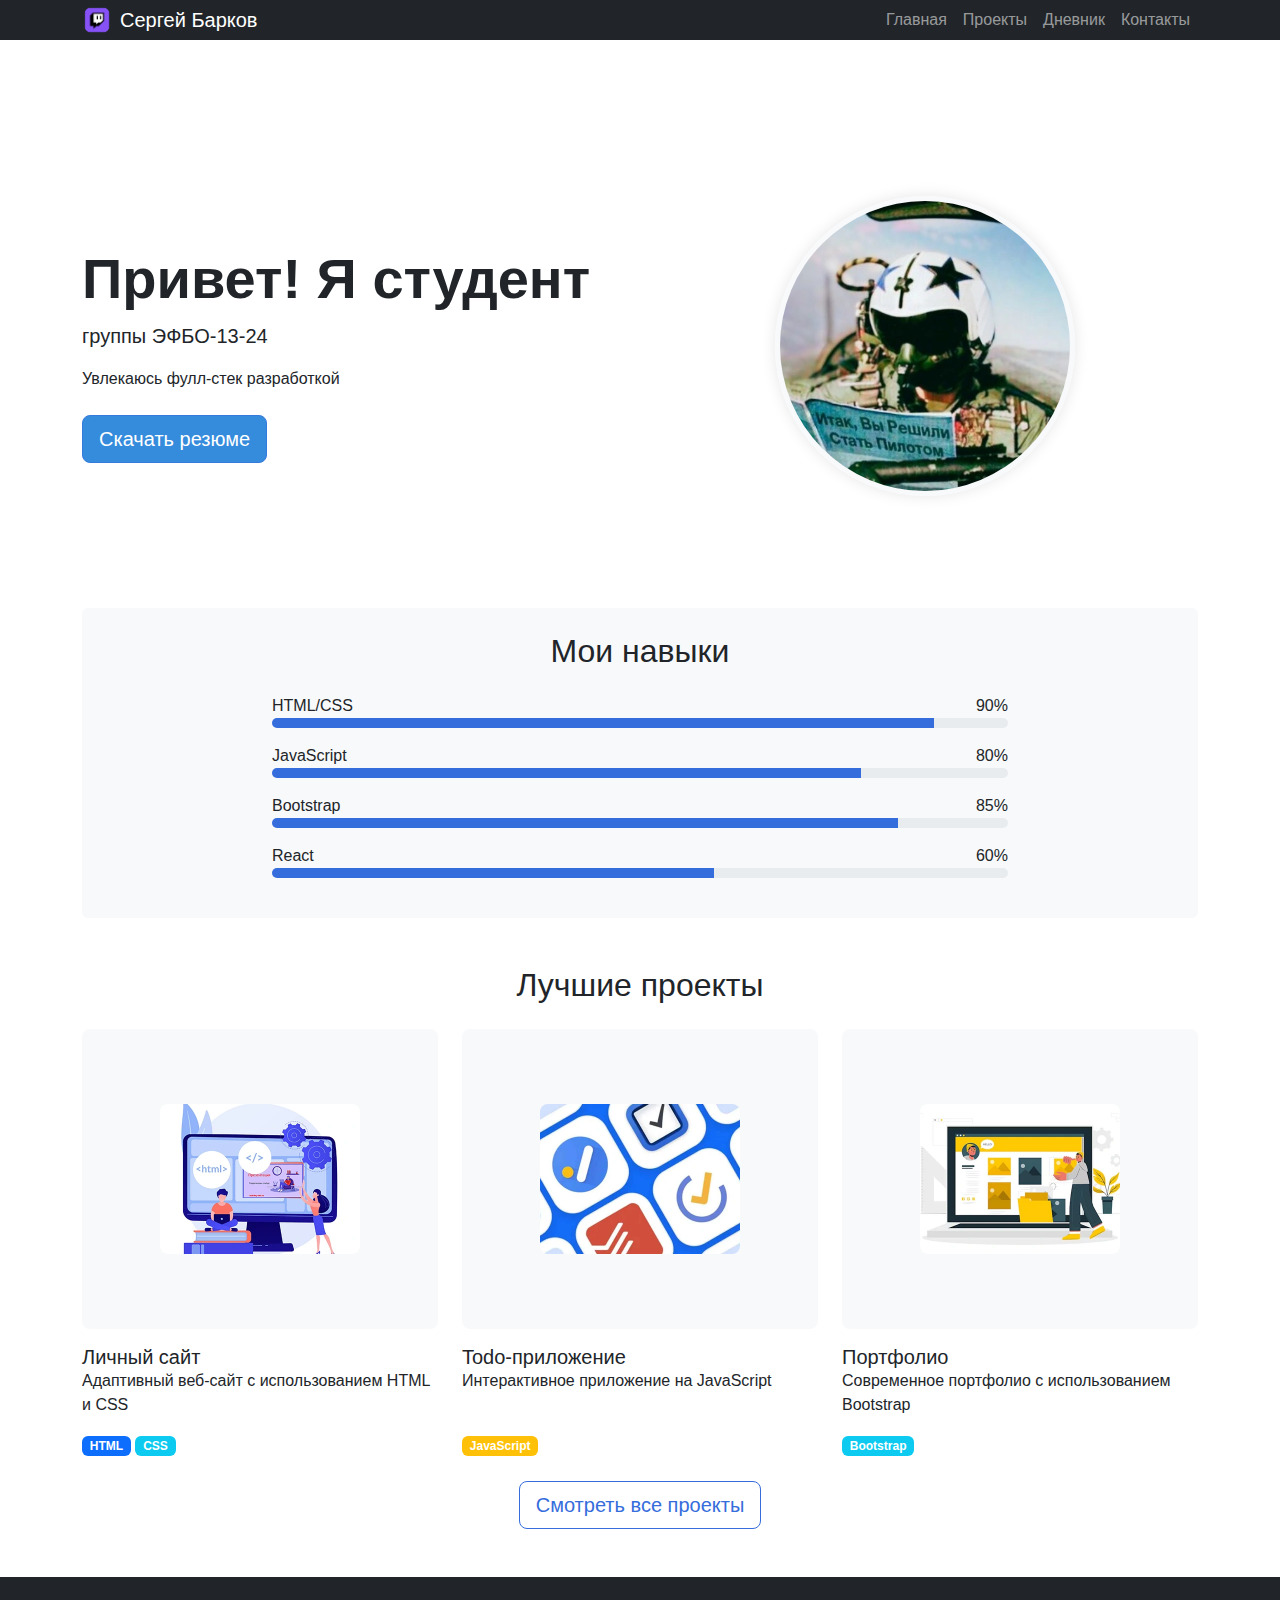
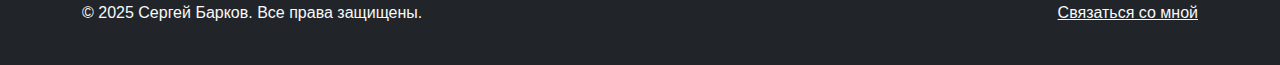
<file: index.html>
<!DOCTYPE html>
    <html lang="ru">
    <head>
        <meta charset="UTF-8">
        <meta name="viewport" content="width=device-width, initial-scale=1, viewport-fit=cover">
        <title>Портфолио студента-разработчика</title>
        <meta name="description" content="Портфолио студента Баркова Сергея - фулл-стек разработчика. Проекты, навыки и учебный дневник.">
        <meta name="keywords" content="портфолио, студент, веб-разработка, HTML, CSS, JavaScript">
        <meta name="author" content="Сергей Барков">
        <link href="https://cdn.jsdelivr.net/npm/bootstrap@5.3.0/dist/css/bootstrap.min.css" rel="stylesheet">
        <link rel="stylesheet" href="styles.css">
    </head>
    <body>
        <a class="skip-link" href="#main">Перейти к основному содержимому</a>
        
        <nav class="navbar navbar-expand-lg navbar-dark bg-dark fixed-top nav">
            <div class="container">
                <a class="navbar-brand d-flex align-items-center" href="index.html">
                    <img src="images/icon/icon.ico" alt="Логотип" width="30" height="30" class="me-2">
                    Сергей Барков
                </a>
                <button class="navbar-toggler" type="button" data-bs-toggle="collapse" data-bs-target="#navbarNav">
                    <span class="navbar-toggler-icon"></span>
                </button>
                <div class="collapse navbar-collapse" id="navbarNav">
                    <ul class="navbar-nav ms-auto">
                        <li class="nav-item">
                            <a class="nav-link" href="index.html">Главная</a>
                        </li>
                        <li class="nav-item">
                            <a class="nav-link" href="projects.html">Проекты</a>
                        </li>
                        <li class="nav-item">
                            <a class="nav-link" href="diary.html">Дневник</a>
                        </li>
                        <li class="nav-item">
                            <a class="nav-link" href="contacts.html">Контакты</a>
                        </li>
                    </ul>
                </div>
            </div>
        </nav>

        <main id="main" class="container mt-5 pt-4">
            <!-- контейнер для главной секции -->
            <section class="row align-items-center py-5 hero-section">
                <div class="col-md-6">
                    <h1 class="display-4 fw-bold section-title">Привет! Я студент</h1>
                    <p class="lead hero_greeting">группы ЭФБО-13-24</p>
                    <p class="mb-4">Увлекаюсь фулл-стек разработкой</p>
                    <button class="btn btn-primary btn-lg button" onclick="downloadResume()">Скачать резюме</button>
                </div>
                <div class="col-md-6 text-center">
                    <figure class="hero_image">
                        <picture>
                            <source type="image/webp" srcset="
                                images/student-photo-150.webp 150w,
                                images/student-photo-300.webp 300w,
                                images/student-photo-450.webp 450w
                            " sizes="(max-width: 768px) 300px, 400px">
                            <img class="student-photo rounded-circle hero_photo"
                                src="images/student-photo-300.webp"
                                srcset="
                                    images/student-photo-150.webp 150w,
                                    images/student-photo-300.webp 300w,
                                    images/student-photo-450.webp 450w
                                "
                                sizes="(max-width: 768px) 300px, 400px"
                                width="300" height="300"
                                alt="Фото студента Сергея Баркова"
                                fetchpriority="high">
                        </picture>
                    </figure>
                </div>
            </section>

            <section class="my-5 py-4 bg-light rounded">
                <h2 class="text-center mb-4 section-title">Мои навыки</h2>
                <div class="row justify-content-center">
                    <div class="col-md-8">
                        <div class="skill-item mb-3">
                            <div class="d-flex justify-content-between">
                                <span>HTML/CSS</span>
                                <span>90%</span>
                            </div>
                            <div class="progress">
                                <div class="progress-bar" role="progressbar" style="width: 90%" aria-valuenow="90" aria-valuemin="0" aria-valuemax="100"></div>
                            </div>
                        </div>
                        <div class="skill-item mb-3">
                            <div class="d-flex justify-content-between">
                                <span>JavaScript</span>
                                <span>80%</span>
                            </div>
                            <div class="progress">
                                <div class="progress-bar" role="progressbar" style="width: 80%" aria-valuenow="80" aria-valuemin="0" aria-valuemax="100"></div>
                            </div>
                        </div>
                        <div class="skill-item mb-3">
                            <div class="d-flex justify-content-between">
                                <span>Bootstrap</span>
                                <span>85%</span>
                            </div>
                            <div class="progress">
                                <div class="progress-bar" role="progressbar" style="width: 85%" aria-valuenow="85" aria-valuemin="0" aria-valuemax="100"></div>
                            </div>
                        </div>
                        <div class="skill-item mb-3">
                            <div class="d-flex justify-content-between">
                                <span>React</span>
                                <span>60%</span>
                            </div>
                            <div class="progress">
                                <div class="progress-bar" role="progressbar" style="width: 60%" aria-valuenow="60" aria-valuemin="0" aria-valuemax="100"></div>
                            </div>
                        </div>
                    </div>
                </div>
            </section>

            <!-- контейнер для проектов -->
            <section id="projects" class="my-5 projects-area">
                <h2 class="text-center mb-4 section-title">Лучшие проекты</h2>
                <div class="projects-preview_grid">
                    <div class="project-card" data-project="project1">
                        <div class="card-body d-flex flex-column">
                            <div class="project-icon mb-3">
                                <picture>
                                    <source type="image/webp" srcset="
                                        images/project1-150.webp 150w,
                                        images/project1-300.webp 300w
                                    " sizes="(max-width: 768px) 150px, 200px">
                                    <img class="project-image" 
                                        src="images/project1-300.webp"
                                        srcset="
                                            images/project1-150.webp 150w,
                                            images/project1-300.webp 300w
                                        "
                                        sizes="(max-width: 768px) 150px, 200px"
                                        width="200" height="150"
                                        alt="Личный сайт - проект студента"
                                        loading="lazy">
                                </picture>
                            </div>
                            <h5 class="card-title project-card_title">Личный сайт</h5>
                            <p class="card-text flex-grow-1 project-card_description">Адаптивный веб-сайт с использованием HTML и CSS</p>
                            <div class="mt-auto">
                                <span class="badge bg-primary">HTML</span>
                                <span class="badge bg-info">CSS</span>
                            </div>
                        </div>
                    </div>
                    
                    <div class="project-card" data-project="project2">
                        <div class="card-body d-flex flex-column">
                            <div class="project-icon mb-3">
                                <picture>
                                    <source type="image/webp" srcset="
                                        images/project2-150.webp 150w,
                                        images/project2-300.webp 300w
                                    " sizes="(max-width: 768px) 150px, 200px">
                                    <img class="project-image" 
                                        src="images/project2-300.webp"
                                        srcset="
                                            images/project2-150.webp 150w,
                                            images/project2-300.webp 300w
                                        "
                                        sizes="(max-width: 768px) 150px, 200px"
                                        width="200" height="150"
                                        alt="Todo-приложение - проект студента"
                                        loading="lazy">
                                </picture>
                            </div>
                            <h5 class="card-title project-card_title">Todo-приложение</h5>
                            <p class="card-text flex-grow-1 project-card_description">Интерактивное приложение на JavaScript</p>
                            <div class="mt-auto">
                                <span class="badge bg-warning">JavaScript</span>
                            </div>
                        </div>
                    </div>
                    
                    <div class="project-card" data-project="project3">
                        <div class="card-body d-flex flex-column">
                            <div class="project-icon mb-3">
                                <picture>
                                    <source type="image/webp" srcset="
                                        images/project3-150.webp 150w,
                                        images/project3-300.webp 300w
                                    " sizes="(max-width: 768px) 150px, 200px">
                                    <img class="project-image" 
                                        src="images/project3-300.webp"
                                        srcset="
                                            images/project3-150.webp 150w,
                                            images/project3-300.webp 300w
                                        "
                                        sizes="(max-width: 768px) 150px, 200px"
                                        width="200" height="150"
                                        alt="Портфолио на Bootstrap - проект студента"
                                        loading="lazy">
                                </picture>
                            </div>
                            <h5 class="card-title project-card_title">Портфолио</h5>
                            <p class="card-text flex-grow-1 project-card_description">Современное портфолио с использованием Bootstrap</p>
                            <div class="mt-auto">
                                <span class="badge bg-info">Bootstrap</span>
                            </div>
                        </div>
                    </div>
                </div>
                <div class="text-center mt-4">
                    <a href="projects.html" class="btn btn-outline-primary btn-lg button">Смотреть все проекты</a>
                </div>
            </section>
        </main>

        <footer class="bg-dark text-light py-4 mt-5 footer">
            <div class="container">
                <div class="row">
                    <div class="col-md-6">
                        <p>&copy; 2025 Сергей Барков. Все права защищены.</p>
                    </div>
                    <div class="col-md-6 text-end">
                        <a href="contacts.html" class="text-light">Связаться со мной</a>
                    </div>
                </div>
            </div>
        </footer>

        <script src="https://cdn.jsdelivr.net/npm/bootstrap@5.3.0/dist/js/bootstrap.bundle.min.js"></script>
        <script src="scripts.js"></script>
    </body>
    </html>
</file>
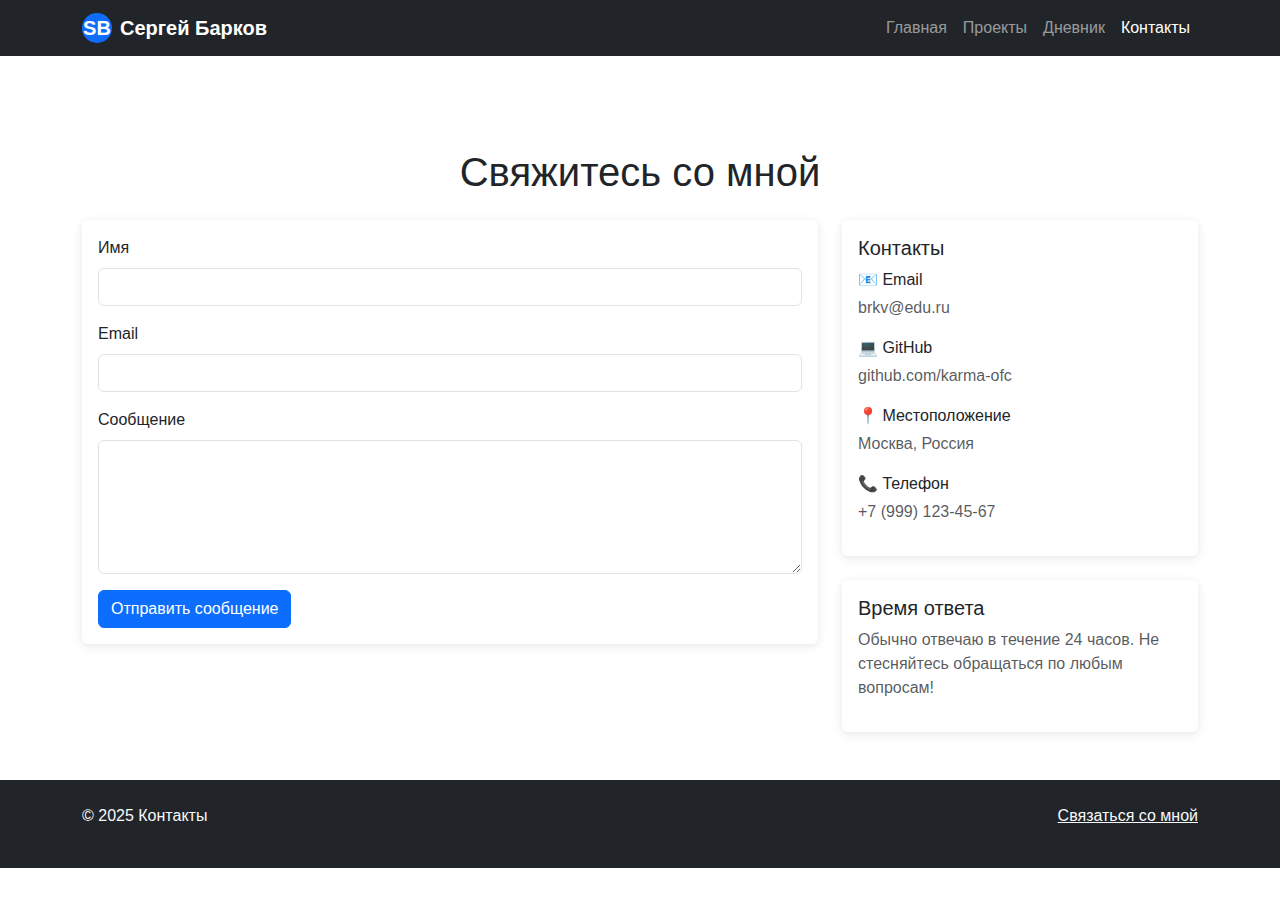
<file: contacts.html>
<!DOCTYPE html>
<html lang="ru">
<head>
    <meta charset="UTF-8">
    <meta name="viewport" content="width=device-width, initial-scale=1.0">
    <title>Контакты - Портфолио студента</title>
    <link href="https://cdn.jsdelivr.net/npm/bootstrap@5.3.0/dist/css/bootstrap.min.css" rel="stylesheet">
    <link rel="stylesheet" href="../styles/styles.css">
</head>
<body>
    <nav class="navbar navbar-expand-lg navbar-dark bg-dark fixed-top">
        <div class="container">
            <a class="navbar-brand d-flex align-items-center" href="../index.html">
                <div class="bg-primary rounded-circle d-flex align-items-center justify-content-center me-2" style="width: 30px; height: 30px;">
                    <span class="text-white fw-bold">SB</span>
                </div>
                Сергей Барков
            </a>
            <button class="navbar-toggler" type="button" data-bs-toggle="collapse" data-bs-target="#navbarNav">
                <span class="navbar-toggler-icon"></span>
            </button>
            <div class="collapse navbar-collapse" id="navbarNav">
                <ul class="navbar-nav ms-auto">
                    <li class="nav-item">
                        <a class="nav-link" href="../index.html">Главная</a>
                    </li>
                    <li class="nav-item">
                        <a class="nav-link" href="projects.html">Проекты</a>
                    </li>
                    <li class="nav-item">
                        <a class="nav-link" href="diary.html">Дневник</a>
                    </li>
                    <li class="nav-item">
                        <a class="nav-link active" href="contacts.html">Контакты</a>
                    </li>
                </ul>
            </div>
        </div>
    </nav>

    <main class="container mt-5 pt-4">
        <h1 class="text-center mb-4">Свяжитесь со мной</h1>
        
        <div class="row">
            <div class="col-lg-8">
                <div class="card">
                    <div class="card-body">
                        <form id="contactForm">
                            <div class="mb-3">
                                <label for="name" class="form-label">Имя</label>
                                <input type="text" class="form-control" id="name" required>
                                <div class="invalid-feedback" id="nameError"></div>
                            </div>
                            <div class="mb-3">
                                <label for="email" class="form-label">Email</label>
                                <input type="email" class="form-control" id="email" required>
                                <div class="invalid-feedback" id="emailError"></div>
                            </div>
                            <div class="mb-3">
                                <label for="message" class="form-label">Сообщение</label>
                                <textarea class="form-control" id="message" rows="5" required></textarea>
                                <div class="invalid-feedback" id="messageError"></div>
                            </div>
                            <button type="submit" class="btn btn-primary">Отправить сообщение</button>
                        </form>
                    </div>
                </div>
            </div>
            
            <div class="col-lg-4">
                <div class="card">
                    <div class="card-body">
                        <h5 class="card-title">Контакты</h5>
                        <div class="mb-3">
                            <p class="mb-1">📧 Email</p>
                            <p class="text-muted">brkv@edu.ru</p>
                        </div>
                        <div class="mb-3">
                            <p class="mb-1">💻 GitHub</p>
                            <p class="text-muted">github.com/karma-ofc</p>
                        </div>
                        <div class="mb-3">
                            <p class="mb-1">📍 Местоположение</p>
                            <p class="text-muted">Москва, Россия</p>
                        </div>
                        <div class="mb-3">
                            <p class="mb-1">📞 Телефон</p>
                            <p class="text-muted">+7 (999) 123-45-67</p>
                        </div>
                    </div>
                </div>
                
                <div class="card mt-4">
                    <div class="card-body">
                        <h5 class="card-title">Время ответа</h5>
                        <p class="text-muted">Обычно отвечаю в течение 24 часов. Не стесняйтесь обращаться по любым вопросам!</p>
                    </div>
                </div>
            </div>
        </div>
    </main>

    <footer class="bg-dark text-light py-4 mt-5">
        <div class="container">
            <div class="row">
                <div class="col-md-6">
                    <p>&copy; 2025 Контакты</p>
                </div>
                <div class="col-md-6 text-end">
                    <a href="contacts.html" class="text-light">Связаться со мной</a>
                </div>
            </div>
        </div>
    </footer>

    <script src="https://cdn.jsdelivr.net/npm/bootstrap@5.3.0/dist/js/bootstrap.bundle.min.js"></script>
    <script src="../scripts/scripts.js"></script>
</body>
</html>
</file>
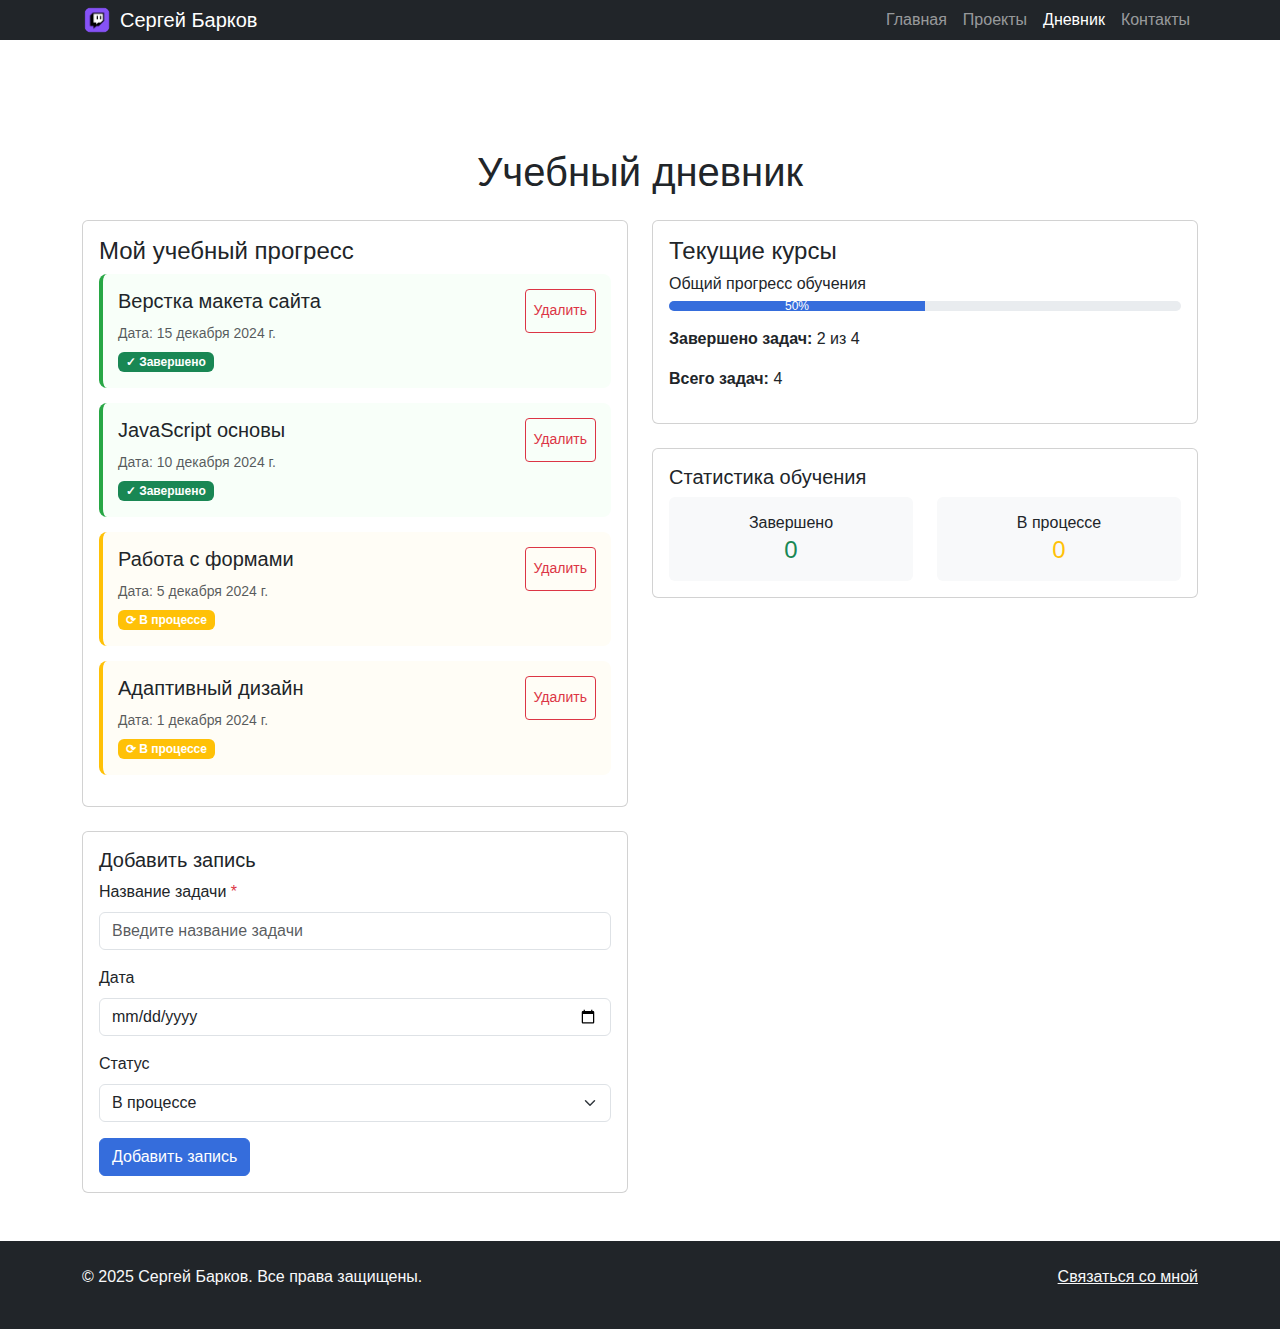
<file: diary.html>
<!DOCTYPE html>
<html lang="ru">
<head>
    <meta charset="UTF-8">
    <meta name="viewport" content="width=device-width, initial-scale=1, viewport-fit=cover">
    <title>Учебный дневник - Портфолио студента</title>
    <meta name="description" content="Учебный дневник студента Сергея Баркова: отслеживание прогресса, выполненные задачи и статистика обучения.">
    <meta name="keywords" content="учебный дневник, прогресс обучения, задачи, статистика, образование">
    <meta name="author" content="Сергей Барков">
    <link href="https://cdn.jsdelivr.net/npm/bootstrap@5.3.0/dist/css/bootstrap.min.css" rel="stylesheet">
    <link rel="stylesheet" href="styles.css">
</head>
<body>
    <a class="skip-link" href="#main">Перейти к основному содержимому</a>
    
    <nav class="navbar navbar-expand-lg navbar-dark bg-dark fixed-top nav">
        <div class="container">
            <a class="navbar-brand d-flex align-items-center" href="index.html">
                <img src="images/icon/icon.ico" alt="Логотип" width="30" height="30" class="me-2">
                Сергей Барков
            </a>
            <button class="navbar-toggler" type="button" data-bs-toggle="collapse" data-bs-target="#navbarNav">
                <span class="navbar-toggler-icon"></span>
            </button>
            <div class="collapse navbar-collapse" id="navbarNav">
                <ul class="navbar-nav ms-auto">
                    <li class="nav-item">
                        <a class="nav-link" href="index.html">Главная</a>
                    </li>
                    <li class="nav-item">
                        <a class="nav-link" href="projects.html">Проекты</a>
                    </li>
                    <li class="nav-item">
                        <a class="nav-link active" href="diary.html">Дневник</a>
                    </li>
                    <li class="nav-item">
                        <a class="nav-link" href="contacts.html">Контакты</a>
                    </li>
                </ul>
            </div>
        </div>
    </nav>

    <!-- контейнер для дневника -->
    <main id="main" class="container mt-5 pt-4 diary-container">
        <h1 class="text-center mb-4 section-title">Учебный дневник</h1>
        
        <div class="row">
            <div class="col-md-6">
                <div class="card">
                    <div class="card-body">
                        <h2 class="card-title h4">Мой учебный прогресс</h2>
                        <div id="diaryEntries" aria-live="polite">
                            <!-- Записи будут загружены через JavaScript -->
                        </div>
                    </div>
                </div>
                
                <div class="card mt-4">
                    <div class="card-body">
                        <h2 class="card-title h5">Добавить запись</h2>
                        <form id="diaryForm" novalidate>
                            <div class="mb-3">
                                <label for="entryTitle" class="form-label">Название задачи <span class="text-danger">*</span></label>
                                <input type="text" class="form-control" id="entryTitle" name="entryTitle" required
                                       aria-describedby="entryTitle-hint entryTitle-error"
                                       placeholder="Введите название задачи">
                                <div id="entryTitle-hint" class="form-text visually-hidden">Введите название учебной задачи</div>
                                <div id="entryTitle-error" class="invalid-feedback" role="alert" aria-live="polite"></div>
                            </div>
                            <div class="mb-3">
                                <label for="entryDate" class="form-label">Дата</label>
                                <input type="date" class="form-control" id="entryDate" name="entryDate"
                                       aria-describedby="entryDate-hint">
                                <div id="entryDate-hint" class="form-text visually-hidden">Выберите дату выполнения задачи</div>
                            </div>
                            <div class="mb-3">
                                <label for="entryStatus" class="form-label">Статус</label>
                                <select class="form-select" id="entryStatus" name="entryStatus"
                                        aria-describedby="entryStatus-hint">
                                    <option value="in-progress">В процессе</option>
                                    <option value="completed">Завершено</option>
                                </select>
                                <div id="entryStatus-hint" class="form-text visually-hidden">Выберите текущий статус задачи</div>
                            </div>
                            <button type="submit" class="btn btn-primary button">Добавить запись</button>
                        </form>
                    </div>
                </div>
            </div>
            <div class="col-md-6">
                <div class="card">
                    <div class="card-body">
                        <h2 class="card-title h4">Текущие курсы</h2>
                        <div id="coursesProgress" aria-live="polite">
                            <!-- Прогресс курсов будет загружен через JavaScript -->
                        </div>
                    </div>
                </div>

                <div class="card mt-4">
                    <div class="card-body">
                        <h2 class="card-title h5">Статистика обучения</h2>
                        <div class="row text-center">
                            <div class="col-6">
                                <div class="p-3 bg-light rounded">
                                    <h3 class="h6 mb-1">Завершено</h3>
                                    <span class="h4 text-success" id="completedCount">0</span>
                                </div>
                            </div>
                            <div class="col-6">
                                <div class="p-3 bg-light rounded">
                                    <h3 class="h6 mb-1">В процессе</h3>
                                    <span class="h4 text-warning" id="inProgressCount">0</span>
                                </div>
                            </div>
                        </div>
                    </div>
                </div>
            </div>
        </div>
    </main>

    <footer class="bg-dark text-light py-4 mt-5 footer">
        <div class="container">
            <div class="row">
                <div class="col-md-6">
                    <p>&copy; 2025 Сергей Барков. Все права защищены.</p>
                </div>
                <div class="col-md-6 text-end">
                    <a href="contacts.html" class="text-light">Связаться со мной</a>
                </div>
            </div>
        </div>
    </footer>

    <script src="https://cdn.jsdelivr.net/npm/bootstrap@5.3.0/dist/js/bootstrap.bundle.min.js"></script>
    <script src="scripts.js"></script>
</body>
</html>
</file>
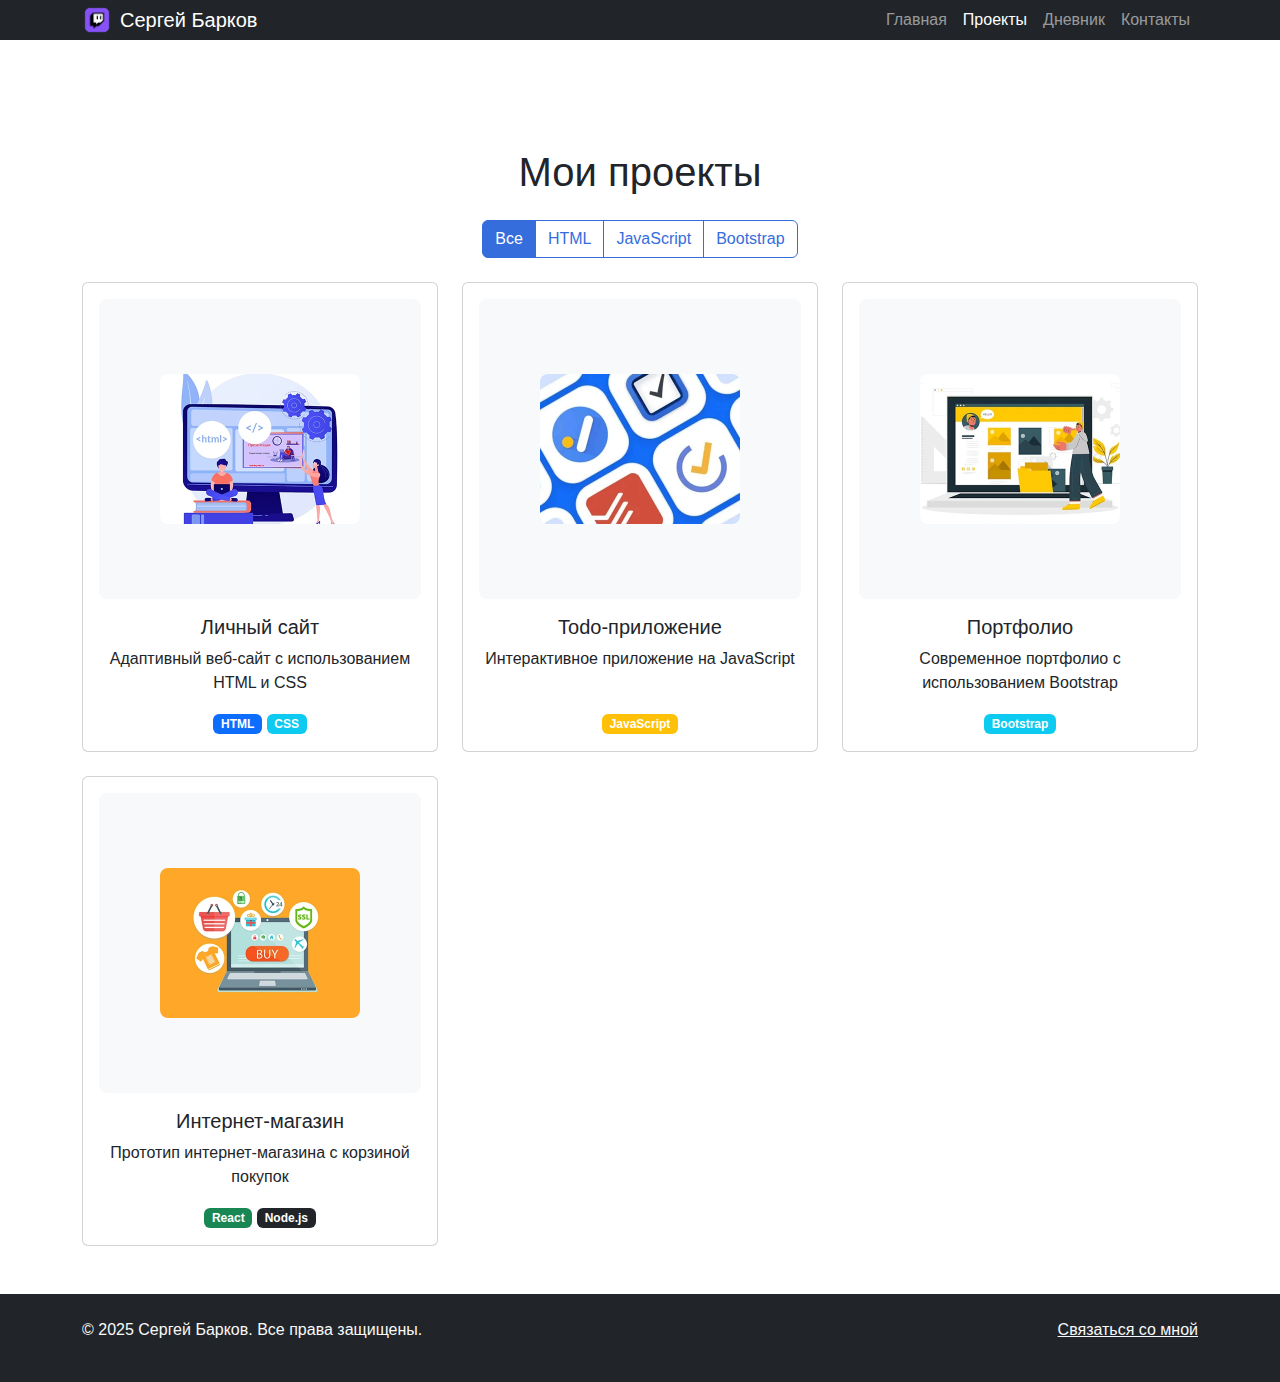
<file: projects.html>
<!DOCTYPE html>
<html lang="ru">
<head>
    <meta charset="UTF-8">
    <meta name="viewport" content="width=device-width, initial-scale=1, viewport-fit=cover">
    <title>Проекты - Портфолио студента</title>
    <meta name="description" content="Портфолио проектов студента Сергея Баркова: личный сайт, Todo-приложение, портфолио на Bootstrap и интернет-магазин.">
    <meta name="keywords" content="проекты, веб-разработка, HTML, CSS, JavaScript, Bootstrap, React">
    <meta name="author" content="Сергей Барков">
    <link href="https://cdn.jsdelivr.net/npm/bootstrap@5.3.0/dist/css/bootstrap.min.css" rel="stylesheet">
    <link rel="stylesheet" href="styles.css">
</head>
<body>
    <a class="skip-link" href="#main">Перейти к основному содержимому</a>
    
    <nav class="navbar navbar-expand-lg navbar-dark bg-dark fixed-top nav">
        <div class="container">
            <a class="navbar-brand d-flex align-items-center" href="index.html">
                <img src="images/icon/icon.ico" alt="Логотип" width="30" height="30" class="me-2">
                Сергей Барков
            </a>
            <button class="navbar-toggler" type="button" data-bs-toggle="collapse" data-bs-target="#navbarNav">
                <span class="navbar-toggler-icon"></span>
            </button>
            <div class="collapse navbar-collapse" id="navbarNav">
                <ul class="navbar-nav ms-auto">
                    <li class="nav-item">
                        <a class="nav-link" href="index.html">Главная</a>
                    </li>
                    <li class="nav-item">
                        <a class="nav-link active" href="projects.html">Проекты</a>
                    </li>
                    <li class="nav-item">
                        <a class="nav-link" href="diary.html">Дневник</a>
                    </li>
                    <li class="nav-item">
                        <a class="nav-link" href="contacts.html">Контакты</a>
                    </li>
                </ul>
            </div>
        </div>
    </nav>

    <main id="main" class="container mt-5 pt-4">
        <h1 class="text-center mb-4 section-title">Мои проекты</h1>
        
        <div class="text-center mb-4">
            <div class="btn-group" role="group" aria-label="Фильтры проектов">
                <button type="button" class="btn btn-outline-primary project-filter active" data-filter="all">Все</button>
                <button type="button" class="btn btn-outline-primary project-filter" data-filter="html">HTML</button>
                <button type="button" class="btn btn-outline-primary project-filter" data-filter="js">JavaScript</button>
                <button type="button" class="btn btn-outline-primary project-filter" data-filter="bootstrap">Bootstrap</button>
            </div>
        </div>

        <div class="projects-area">
            <div class="projects-preview_grid" id="projectsContainer">
                <div class="card h-100 text-center project-card" data-project="project1" data-category="html">
                    <div class="card-body d-flex flex-column">
                        <div class="project-icon mb-3">
                            <picture>
                                <source type="image/webp" srcset="
                                    images/project1-150.webp 150w,
                                    images/project1-300.webp 300w
                                " sizes="(max-width: 768px) 150px, 400px">
                                <img class="project-image" 
                                    src="images/project1-300.webp"
                                    srcset="
                                        images/project1-150.webp 150w,
                                        images/project1-300.webp 300w
                                    "
                                    sizes="(max-width: 768px) 150px, 400px"
                                    width="400" height="300"
                                    alt="Личный сайт - современный адаптивный дизайн с тёмной темой"
                                    loading="lazy">
                            </picture>
                        </div>
                        <h5 class="card-title project-card_title">Личный сайт</h5>
                        <p class="card-text flex-grow-1 project-card_description">Адаптивный веб-сайт с использованием HTML и CSS</p>
                        <div class="mt-auto">
                            <span class="badge bg-primary">HTML</span>
                            <span class="badge bg-info">CSS</span>
                        </div>
                    </div>
                </div>
                
                <div class="card h-100 text-center project-card" data-project="project2" data-category="js">
                    <div class="card-body d-flex flex-column">
                        <div class="project-icon mb-3">
                            <picture>
                                <source type="image/webp" srcset="
                                    images/project2-150.webp 150w,
                                    images/project2-300.webp 300w
                                " sizes="(max-width: 768px) 150px, 400px">
                                <img class="project-image" 
                                    src="images/project2-300.webp"
                                    srcset="
                                        images/project2-150.webp 150w,
                                        images/project2-300.webp 300w
                                    "
                                    sizes="(max-width: 768px) 150px, 400px"
                                    width="400" height="300"
                                    alt="Todo-приложение - интерфейс управления задачами с списком дел"
                                    loading="lazy">
                            </picture>
                        </div>
                        <h5 class="card-title project-card_title">Todo-приложение</h5>
                        <p class="card-text flex-grow-1 project-card_description">Интерактивное приложение на JavaScript</p>
                        <div class="mt-auto">
                            <span class="badge bg-warning">JavaScript</span>
                        </div>
                    </div>
                </div>
                
                <div class="card h-100 text-center project-card" data-project="project3" data-category="bootstrap">
                    <div class="card-body d-flex flex-column">
                        <div class="project-icon mb-3">
                            <picture>
                                <source type="image/webp" srcset="
                                    images/project3-150.webp 150w,
                                    images/project3-300.webp 300w
                                " sizes="(max-width: 768px) 150px, 400px">
                                <img class="project-image" 
                                    src="images/project3-300.webp"
                                    srcset="
                                        images/project3-150.webp 150w,
                                        images/project3-300.webp 300w
                                    "
                                    sizes="(max-width: 768px) 150px, 400px"
                                    width="400" height="300"
                                    alt="Портфолио на Bootstrap - современный дизайн с сеткой проектов"
                                    loading="lazy">
                            </picture>
                        </div>
                        <h5 class="card-title project-card_title">Портфолио</h5>
                        <p class="card-text flex-grow-1 project-card_description">Современное портфолио с использованием Bootstrap</p>
                        <div class="mt-auto">
                            <span class="badge bg-info">Bootstrap</span>
                        </div>
                    </div>
                </div>
                
                <div class="card h-100 text-center project-card" data-project="project4" data-category="js">
                    <div class="card-body d-flex flex-column">
                        <div class="project-icon mb-3">
                            <picture>
                                <source type="image/webp" srcset="
                                    images/project4-150.webp 150w,
                                    images/project4-300.webp 300w
                                " sizes="(max-width: 768px) 150px, 400px">
                                <img class="project-image" 
                                    src="images/project4-300.webp"
                                    srcset="
                                        images/project4-150.webp 150w,
                                        images/project4-300.webp 300w
                                    "
                                    sizes="(max-width: 768px) 150px, 400px"
                                    width="400" height="300"
                                    alt="Интернет-магазин - каталог товаров с корзиной покупок"
                                    loading="lazy">
                            </picture>
                        </div>
                        <h5 class="card-title project-card_title">Интернет-магазин</h5>
                        <p class="card-text flex-grow-1 project-card_description">Прототип интернет-магазина с корзиной покупок</p>
                        <div class="mt-auto">
                            <span class="badge bg-success">React</span>
                            <span class="badge bg-dark">Node.js</span>
                        </div>
                    </div>
                </div>
            </div>
        </div>
    </main>

    <footer class="bg-dark text-light py-4 mt-5 footer">
        <div class="container">
            <div class="row">
                <div class="col-md-6">
                    <p>&copy; 2025 Сергей Барков. Все права защищены.</p>
                </div>
                <div class="col-md-6 text-end">
                    <a href="contacts.html" class="text-light">Связаться со мной</a>
                </div>
            </div>
        </div>
    </footer>

    <script src="https://cdn.jsdelivr.net/npm/bootstrap@5.3.0/dist/js/bootstrap.bundle.min.js"></script>
    <script src="scripts.js"></script>
</body>
</html>
</file>
<file: styles.css>
/* Основные стили */
body {
    font-family: 'Segoe UI', Tahoma, Geneva, Verdana, sans-serif;
    padding-top: 76px;
}

.student-photo {
    max-width: 300px;
    width: 100%;
    height: 300px;
    object-fit: cover;
    border: 5px solid #f8f9fa;
    box-shadow: 0 0 15px rgba(0,0,0,0.1);
    border-radius: 50%;
    aspect-ratio: 1 / 1;
}

/* ОБНОВЛЕННЫЕ СТИЛИ ДЛЯ ИЗОБРАЖЕНИЙ ПРОЕКТОВ */
.project-icon {
    height: 300px; /* Соответствует height="300" */
    display: flex;
    align-items: center;
    justify-content: center;
    background-color: #f8f9fa;
    border-radius: 8px;
    overflow: hidden;
}

.project-image {
    width: 100%;
    height: 100%;
    object-fit: cover;
    object-position: center;
    aspect-ratio: 4 / 3; /* Соотношение 400:300 = 4:3 */
}

.progress {
    height: 10px;
}

.skill-item {
    margin-bottom: 1.5rem;
}

.diary-entry {
    padding: 15px;
    margin-bottom: 10px;
    border-radius: 5px;
    border-left: 4px solid #007bff;
}

.diary-entry.completed {
    border-left-color: #28a745;
    background-color: #f8fff9;
}

.diary-entry.in-progress {
    border-left-color: #ffc107;
    background-color: #fffdf6;
}

.card {
    transition: transform 0.2s;
}

.card:hover {
    transform: translateY(-5px);
}

.project-card {
    cursor: pointer;
}

/* Стили для доступности - skip link */
.skip-link {
    position: absolute;
    top: -40px;
    left: 6px;
    background: #356ddc;
    color: white;
    padding: 8px;
    text-decoration: none;
    border-radius: 4px;
    z-index: 10000;
    transition: top 0.3s;
}

.skip-link:focus {
    top: 6px;
}

/* Container Queries для проектов */
.projects-area {
    container-type: inline-size;
    container-name: projects-area;
}

@container projects-area (max-width: 400px) {
    .project-card {
        text-align: center;
    }
    
    .project-card_title {
        font-size: 1.1rem;
    }
    
    .project-icon {
        height: 150px; /* Для маленьких экранов */
    }
}

@container projects-area (min-width: 401px) and (max-width: 768px) {
    .project-card_description {
        font-size: 0.9rem;
    }
    
    .project-icon {
        height: 200px;
    }
}

/* Container Queries для дневника */
.diary-container {
    container-type: inline-size;
    container-name: diary-area;
}

@container diary-area (max-width: 500px) {
    .diary-entry {
        padding: 10px;
    }
    
    .diary-entry .d-flex {
        flex-direction: column;
        gap: 10px;
    }
    
    .delete-entry {
        align-self: flex-end;
    }
}

/* Container Queries для контактов */
.contacts-container {
    container-type: inline-size;
    container-name: contacts-area;
}

@container contacts-area (max-width: 600px) {
    .contacts-container .row {
        flex-direction: column-reverse;
    }
    
    .contacts-container .col-md-4 {
        margin-bottom: 20px;
    }
}

/* Container Queries для главной страницы */
.hero-section {
    container-type: inline-size;
    container-name: hero-area;
}

@container hero-area (max-width: 700px) {
    .hero-section .row {
        flex-direction: column-reverse;
        text-align: center;
    }
    
    .hero_photo {
        max-width: 200px;
        height: 200px;
    }
}

/* CSS Grid для сетки проектов */
.projects-preview_grid {
    display: grid;
    grid-template-columns: repeat(auto-fit, minmax(min(300px, 100%), 1fr));
    gap: 1.5rem;
}

/* Fallback для браузеров без поддержки grid */
@supports not (display: grid) {
    .projects-preview_grid {
        display: flex;
        flex-wrap: wrap;
        gap: 1rem;
    }
    
    .project-item {
        flex: 1 1 300px;
        min-width: 0;
    }
}

/* Safe area и isolation для шапки */
.nav {
    isolation: isolate;
    padding-top: env(safe-area-inset-top);
    padding-right: env(safe-area-inset-right);
    padding-bottom: env(safe-area-inset-bottom);
    padding-left: env(safe-area-inset-left);
}

/* Улучшенные стили для кнопок удаления в дневнике */
.delete-entry {
    transition: all 0.3s ease;
    flex-shrink: 0;
    min-height: 44px;
    min-width: 44px;
    display: inline-flex;
    align-items: center;
    justify-content: center;
}

.delete-entry:hover {
    transform: scale(1.05);
    background-color: #356ddc;
    color: white;
}

.diary-entry {
    padding: 15px;
    margin-bottom: 15px;
    border-radius: 8px;
    border-left: 4px solid #007bff;
    transition: all 0.3s ease;
}

.diary-entry:hover {
    box-shadow: 0 2px 8px rgba(0,0,0,0.1);
}

.diary-entry.completed {
    border-left-color: #28a745;
    background-color: #f8fff9;
}

.diary-entry.in-progress {
    border-left-color: #ffc107;
    background-color: #fffdf6;
}

.navbar-brand img {
    border-radius: 50%;
    object-fit: cover;
}

/* Основные кнопки */
.btn-primary {
    background-color: #356ddc;
    border-color: #356ddc;
}

.btn-primary:hover,
.btn-primary:focus {
    background-color: #356ddc;
    border-color: #356ddc;
}

.btn-outline-primary {
    color: #356ddc;
    border-color: #356ddc;
}

.btn-outline-primary:hover {
    background-color: #356ddc;
    border-color: #356ddc;
    color: white;
}

/* Активные кнопки фильтров */
.btn-outline-primary.active {
    background-color: #356ddc;
    border-color: #356ddc;
    color: white;
}

/* Прогресс-бары (слайдеры) */
.progress-bar {
    background-color: #356ddc;
}

/* Кнопка скачивания резюме */
.btn-primary.btn-lg {
    background-color: #358bdc;
    border-color: #357bdc;
}

.btn-primary.btn-lg:hover {
    background-color: #356ddc;
    border-color: #356ddc;
}

/* Кнопки в модальных окнах */
.modal .btn-primary {
    background-color: #356ddc;
    border-color: #356ddc;
}

.modal .btn-outline-secondary {
    color: #356ddc;
    border-color: #356ddc;
}

.modal .btn-outline-secondary:hover {
    background-color: #356ddc;
    border-color: #356ddc;
    color: white;
}

/* Активное состояние и фокус для кнопок */
.btn-primary:active,
.btn-primary:focus {
    background-color: #356ddc !important;
    border-color: #356ddc !important;
    box-shadow: none !important;
}

.btn-outline-primary:active,
.btn-outline-primary:focus {
    background-color: #356ddc !important;
    border-color: #356ddc !important;
    color: white !important;
    box-shadow: none !important;
}

/* Активное состояние для кнопок фильтров */
.btn-outline-primary.active:focus {
    background-color: #356ddc!important;
    border-color: #356ddc !important;
    box-shadow: none !important;
}

/* Улучшенные focus-стили для доступности */
button:focus-visible,
a:focus-visible,
input:focus-visible,
select:focus-visible,
textarea:focus-visible {
    outline: 2px solid #356ddc;
    outline-offset: 2px;
}

/* Стили для prefers-reduced-motion */
@media (prefers-reduced-motion: reduce) {
    *,
    *::before,
    *::after {
        animation-duration: 0.01ms !important;
        animation-iteration-count: 1 !important;
        transition-duration: 0.01ms !important;
        scroll-behavior: auto !important;
    }
    
    .card,
    .delete-entry,
    .progress-bar,
    .student-photo {
        transition: none !important;
    }
    
    .card:hover {
        transform: none !important;
    }
}

/* Стили для prefers-contrast */
@media (prefers-contrast: more) {
    .card {
        border: 2px solid #000;
    }
    
    .btn {
        border-width: 2px;
    }
    
    .progress-bar {
        border: 1px solid #000;
    }
    
    .diary-entry {
        border-left-width: 6px;
    }
    
    .text-muted {
        color: #000 !important;
    }
}

@media (prefers-contrast: less) {
    .card {
        background-color: #f8f9fa;
    }
    
    .bg-light {
        background-color: #ffffff !important;
    }
    
    .text-muted {
        color: #6c757d !important;
    }
}

/* Высококонтрастные темы */
@media (prefers-color-scheme: dark) and (prefers-contrast: more) {
    .card {
        border-color: #fff;
    }
    
    .progress-bar {
        border-color: #fff;
    }
}

/* Гарантия минимального размера таргетов для touch устройств */
@media (pointer: coarse) {
    .btn,
    .nav-link,
    .project-card,
    .form-control,
    .form-select {
        min-height: 44px;
        min-width: 44px;
    }
    
    .navbar-toggler {
        min-height: 44px;
        min-width: 44px;
    }
}

/* Адаптивность для мобильных устройств */
@media (max-width: 768px) {
    .student-photo {
        max-width: 200px;
        height: 200px;
        margin-top: 0;
    }
    
    .display-4 {
        font-size: 2rem;
    }
    
    .btn-group .btn {
        font-size: 0.8rem;
        padding: 0.375rem 0.5rem;
        min-height: 44px;
    }
    
    #main {
        padding-top: 20px;
        text-align: center;
    }
    
    #main .row {
        flex-direction: column-reverse;
    }
    
    .student-photo {
        margin: 20px auto 0 auto;
    }
    
    /* Улучшенная сетка для мобильных */
    .projects-preview_grid {
        grid-template-columns: 1fr;
        gap: 1rem;
    }
    
    /* Для мобильных - меньшая высота изображений */
    .project-icon {
        height: 150px;
    }
}

/* Оптимизация для планшетов */
@media (max-width: 992px) and (min-width: 769px) {
    .projects-preview_grid {
        grid-template-columns: repeat(2, 1fr);
    }
    
    .project-icon {
        height: 200px;
    }
}

/* Улучшенная печать */
@media print {
    .nav,
    .btn,
    .footer {
        display: none !important;
    }
    
    body {
        padding-top: 0;
    }
    
    .card {
        break-inside: avoid;
    }
}
/* Адаптивность для проектов */
.projects-preview_grid {
    display: grid;
    grid-template-columns: repeat(auto-fit, minmax(280px, 1fr));
    gap: 1.5rem;
}

.project-card {
    transition: transform 0.3s ease;
}

.project-card:hover {
    transform: translateY(-5px);
}

.project-image {
    width: 100%;
    height: 150px;
    object-fit: cover;
    border-radius: 8px;
}

/* Адаптивность для маленьких экранов */
@media (max-width: 768px) {
    .projects-preview_grid {
        grid-template-columns: 1fr;
        gap: 1rem;
    }
    
    .project-image {
        height: 120px;
    }
}

/* Для очень маленьких экранов */
@media (max-width: 480px) {
    .project-image {
        height: 100px;
    }
}
</file>
<file: styles/styles.css>
body {
    font-family: 'Segoe UI', Tahoma, Geneva, Verdana, sans-serif;
    padding-top: 76px;
}

.student-photo-placeholder {
    border: 5px solid #f8f9fa;
    box-shadow: 0 0 15px rgba(0,0,0,0.1);
}

.project-icon {
    height: 120px;
    display: flex;
    align-items: center;
    justify-content: center;
    background-color: #f8f9fa;
    border-radius: 8px;
}

.progress {
    height: 10px;
}

.skill-item {
    margin-bottom: 1.5rem;
}

.diary-entry {
    border-left: 3px solid #0d6efd;
    padding-left: 15px;
    margin-bottom: 20px;
    padding: 10px 15px;
    background-color: #f8f9fa;
    border-radius: 0 5px 5px 0;
}

.diary-entry.completed {
    border-left-color: #198754;
    background-color: #d1e7dd;
}

.diary-entry.in-progress {
    border-left-color: #ffc107;
    background-color: #fff3cd;
}

.project-card {
    transition: transform 0.3s ease, box-shadow 0.3s ease;
    cursor: pointer;
}

.project-card:hover {
    transform: translateY(-5px);
    box-shadow: 0 10px 20px rgba(0,0,0,0.1);
}

.navbar-brand {
    font-weight: 600;
}

.card {
    box-shadow: 0 2px 10px rgba(0,0,0,0.1);
    border: none;
}

.btn {
    border-radius: 6px;
}

/* Адаптивность для мобильных устройств */
@media (max-width: 768px) {
    .student-photo-placeholder {
        width: 200px !important;
        height: 200px !important;
        margin-top: 20px;
    }
    
    .display-4 {
        font-size: 2rem;
    }
    
    .project-icon {
        height: 80px;
    }
    
    .project-icon .display-1 {
        font-size: 2.5rem;
    }
}

/* Анимации */
@keyframes fadeIn {
    from {
        opacity: 0;
        transform: translateY(20px);
    }
    to {
        opacity: 1;
        transform: translateY(0);
    }
}

.fade-in {
    animation: fadeIn 0.5s ease-in-out;
}
.student-photo {
    width: 300px;
    height: 300px;
    object-fit: cover;
    border: 5px solid #f8f9fa;
    box-shadow: 0 0 15px rgba(0,0,0,0.1);
}

/* Адаптивность для мобильных устройств */
@media (max-width: 768px) {
    .student-photo {
        width: 200px;
        height: 200px;
        margin-top: 20px;
    }
}
</file>
